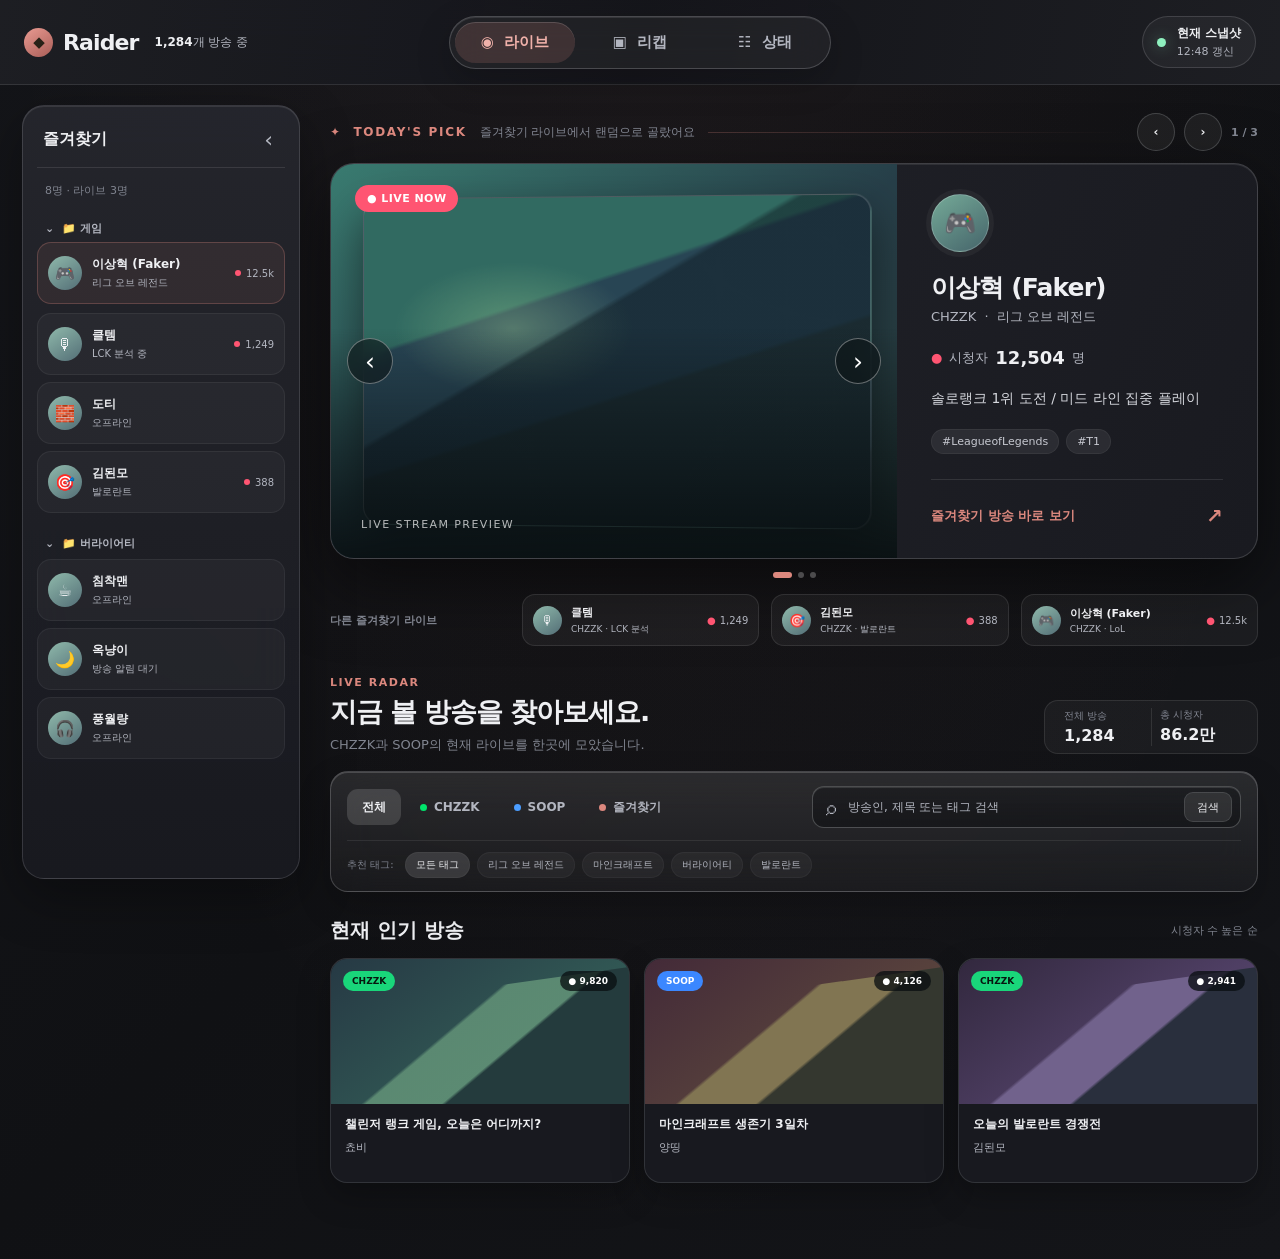
<file: prototype/ui-mockup-2.4.html>
<!doctype html>
<html lang="ko">
<head>
  <meta charset="utf-8">
  <meta name="viewport" content="width=device-width, initial-scale=1">
  <title>Raider · UI 목업</title>
  <style>
    :root {
      color-scheme: dark;
      --bg: #101114;
      --surface: #191a20;
      --surface-raised: #2a2c33;
      --line: rgba(239, 240, 243, .12);
      --text: #eff0f3;
      --muted: #b3b6c0;
      --quiet: #818590;
      --accent: #dc887e;
      --live: #ff5572;
      font-family: Inter, Pretendard, "Noto Sans KR", "Malgun Gothic", system-ui, sans-serif;
    }
    * { box-sizing: border-box; }
    body {
      margin: 0;
      min-width: 360px;
      min-height: 100vh;
      color: var(--text);
      background:
        radial-gradient(ellipse at 52% -15%, rgba(220, 136, 126, .055), transparent 42rem),
        linear-gradient(135deg, #141519, var(--bg) 48%, #141519);
      -webkit-font-smoothing: antialiased;
    }
    button, input { font: inherit; }
    button, a { -webkit-tap-highlight-color: transparent; }
    button:focus-visible, a:focus-visible, input:focus-visible { outline: 2px solid var(--accent); outline-offset: 3px; }

    .site-header {
      position: sticky;
      top: 0;
      z-index: 10;
      border-bottom: 1px solid rgba(255,255,255,.1);
      background: linear-gradient(100deg, rgba(30,31,36,.97), rgba(21,22,27,.96) 50%, rgba(30,31,36,.97));
      backdrop-filter: blur(24px);
    }
    .header-inner {
      width: min(100% - 48px, 1680px);
      min-height: 84px;
      margin: 0 auto;
      display: grid;
      grid-template-columns: 1fr auto 1fr;
      align-items: center;
      gap: 24px;
    }
    .brand-block { display: flex; align-items: center; gap: 16px; min-width: 0; }
    .brand { display: inline-flex; align-items: center; gap: 10px; color: var(--text); text-decoration: none; font-size: 22px; font-weight: 780; letter-spacing: -.04em; }
    .brand-mark { display: grid; width: 29px; height: 29px; place-items: center; border-radius: 50%; background: linear-gradient(145deg,#e99b92,#a95d57); color: #282117; font-size: 15px; }
    .stream-count { color: var(--muted); font-size: 12px; white-space: nowrap; }
    .stream-count strong { color: var(--text); font-variant-numeric: tabular-nums; }
    .main-nav { display: flex; gap: 5px; padding: 5px; border: 1px solid rgba(239,240,243,.2); border-radius: 999px; background: rgba(239,240,243,.045); box-shadow: inset 0 1px rgba(255,255,255,.1), 0 12px 36px #0003; backdrop-filter: blur(20px); }
    .main-nav a { min-width: 120px; padding: 11px 18px; border-radius: 999px; color: var(--muted); text-align: center; text-decoration: none; font-size: 15px; font-weight: 680; }
    .main-nav a[aria-current="page"] { color: #f0b1aa; background: rgba(220,136,126,.17); box-shadow: inset 0 1px rgba(255,255,255,.15); }
    .sync-state { justify-self: end; display: flex; align-items: center; gap: 11px; padding: 8px 14px; border: 1px solid rgba(239,240,243,.14); border-radius: 999px; background: rgba(239,240,243,.045); }
    .status-dot { width: 9px; height: 9px; border-radius: 50%; background: #8ef0be; box-shadow: 0 0 14px rgba(142,240,190,.4); }
    .sync-copy { display: grid; gap: 2px; }
    .sync-copy strong { font-size: 12px; }
    .sync-copy span { color: var(--muted); font-size: 11px; }

    .app-layout { width: min(100%, 1920px); margin: 0 auto; padding: 20px 22px 36px; display: grid; grid-template-columns: 278px minmax(0, 1fr); align-items: start; gap: 30px; }
    .favorites-sidebar { position: sticky; top: 104px; min-height: calc(100vh - 126px); padding: 20px 14px; overflow: hidden; border: 1px solid rgba(239,240,243,.14); border-radius: 22px; background: linear-gradient(180deg, rgba(38,39,46,.92), rgba(25,26,32,.96)); box-shadow: 0 18px 54px #0005, inset 0 1px rgba(255,255,255,.09); backdrop-filter: blur(22px); }
    .favorites-heading { display: flex; justify-content: space-between; align-items: center; padding: 0 6px 14px; border-bottom: 1px solid rgba(255,255,255,.1); }
    .favorites-heading strong { font-size: 16px; }
    .collapse { border: 0; color: var(--muted); background: transparent; font-size: 22px; cursor: pointer; }
    .favorites-status { margin: 15px 8px 23px; color: var(--quiet); font-size: 11px; }
    .category-title { margin: 0 8px 8px; color: var(--muted); font-size: 11px; font-weight: 700; }
    .favorite-list { display: grid; gap: 7px; }
    .favorite-row { width: 100%; min-width: 0; min-height: 62px; padding: 8px 10px; display: flex; align-items: center; gap: 10px; border: 1px solid rgba(255,255,255,.055); border-radius: 14px; color: inherit; background: rgba(255,255,255,.035); text-align: left; cursor: pointer; transition: transform .16s ease, background .16s ease, border-color .16s ease; }
    .favorite-row:hover, .favorite-row[aria-pressed="true"] { transform: translateY(-2px); border-color: rgba(220,136,126,.28); background: rgba(220,136,126,.085); }
    .favorite-avatar { flex: 0 0 auto; width: 34px; height: 34px; display: grid; place-items: center; border-radius: 50%; background: linear-gradient(145deg,#8fb9ab,#536e76); font-size: 16px; }
    .favorite-copy { display: grid; gap: 3px; min-width: 0; flex: 1; }
    .favorite-copy strong { overflow: hidden; font-size: 12px; text-overflow: ellipsis; white-space: nowrap; }
    .favorite-copy span { overflow: hidden; color: var(--muted); font-size: 10px; text-overflow: ellipsis; white-space: nowrap; }
    .favorite-live { display: flex; align-items: center; gap: 5px; color: var(--muted); font-size: 10px; font-variant-numeric: tabular-nums; }
    .favorite-live i { width: 6px; height: 6px; border-radius: 50%; background: var(--live); }
    .category { margin-top: 23px; }

    .page-shell { width: min(100%, 1220px); padding: 8px 0 40px; }
    .featured-label { display: flex; align-items: center; gap: 13px; margin: 0 0 12px; color: var(--accent); font-size: 12px; font-weight: 800; letter-spacing: .14em; }
    .featured-label .sub-label { color: var(--quiet); font-size: 12px; font-weight: 500; letter-spacing: 0; }
    .label-rule { height: 1px; flex: 1; background: linear-gradient(90deg, rgba(220,136,126,.24), transparent); }
    .carousel-controls { display: flex; align-items: center; gap: 9px; }
    .carousel-controls button { width: 38px; height: 38px; display: grid; place-items: center; border: 1px solid rgba(239,240,243,.18); border-radius: 50%; color: var(--text); background: rgba(239,240,243,.055); cursor: pointer; transition: background .15s ease, border-color .15s ease; }
    .carousel-controls button:hover { border-color: rgba(220,136,126,.45); background: rgba(220,136,126,.14); }
    .slide-count { color: var(--quiet); font-size: 11px; letter-spacing: 0; white-space: nowrap; }
    .featured-card { min-height: 394px; display: grid; grid-template-columns: minmax(0, 1.8fr) minmax(360px, 1fr); overflow: hidden; border: 1px solid rgba(239,240,243,.16); border-radius: 24px; background: linear-gradient(115deg,#22232a,#191a20); box-shadow: 0 24px 70px #0008, inset 0 1px rgba(255,255,255,.08); }
    .featured-media { position: relative; min-height: 394px; overflow: hidden; background: linear-gradient(145deg,#397b70,#263e48 52%,#273b3a); isolation: isolate; }
    .featured-media::before { position: absolute; z-index: -1; inset: 8% 5% 8%; border: 1px solid rgba(255,255,255,.23); border-radius: 18px; background: linear-gradient(150deg,transparent 0 40%,rgba(15,27,35,.5) 41%), radial-gradient(ellipse at 30% 40%,rgba(179,229,158,.32),transparent 24%), linear-gradient(162deg,#316a61 0 32%,#284554 33% 57%,#263a3e 58%); box-shadow: 0 18px 46px #0007; content: ""; transform: perspective(900px) rotateY(-3deg); }
    .featured-media::after { position: absolute; z-index: -1; inset: 42% 0 0; background: linear-gradient(transparent,#080e10e8); content: ""; }
    .featured-media[data-scene="2"] { background: linear-gradient(145deg,#4f5546,#243d37 55%,#263b38); }
    .featured-media[data-scene="2"]::before { background: radial-gradient(ellipse at 58% 42%,rgba(195,179,119,.3),transparent 23%), linear-gradient(160deg,#4a6952 0 34%,#354535 35% 57%,#242f30 58%); }
    .featured-media[data-scene="3"] { background: linear-gradient(145deg,#3b4951,#273d46 55%,#243c3a); }
    .featured-media[data-scene="3"]::before { background: radial-gradient(ellipse at 35% 38%,rgba(118,192,179,.34),transparent 25%), linear-gradient(160deg,#35665d 0 33%,#294852 34% 59%,#273939 60%); }
    .live-pill { position: absolute; top: 21px; left: 24px; padding: 7px 12px; border-radius: 99px; color: white; background: var(--live); font-size: 11px; font-weight: 800; letter-spacing: .04em; }
    .scene-caption { position: absolute; bottom: 27px; left: 30px; color: rgba(255,255,255,.7); font-size: 11px; letter-spacing: .13em; }
    .scene-caption::before { content: "LIVE STREAM PREVIEW"; }
    .media-arrow { position: absolute; top: 50%; width: 46px; height: 46px; display: grid; place-items: center; border: 1px solid rgba(255,255,255,.36); border-radius: 50%; color: white; background: rgba(12,18,21,.56); font-size: 25px; cursor: pointer; transform: translateY(-50%); backdrop-filter: blur(10px); }
    .media-arrow:hover { background: rgba(12,18,21,.82); }
    .media-arrow.prev { left: 16px; }
    .media-arrow.next { right: 16px; }
    .featured-info { display: flex; flex-direction: column; justify-content: center; padding: 30px 34px; }
    .channel-avatar { width: 58px; height: 58px; display: grid; place-items: center; border: 1px solid rgba(255,255,255,.2); border-radius: 50%; background: linear-gradient(145deg,#75aa98,#45646a); box-shadow: 0 0 0 5px rgba(255,255,255,.045); font-size: 26px; }
    .featured-info h1 { margin: 19px 0 4px; font-size: 25px; letter-spacing: -.035em; }
    .featured-platform { margin: 0; color: var(--muted); font-size: 13px; }
    .featured-viewers { display: flex; align-items: center; gap: 7px; margin: 21px 0 0; color: var(--muted); font-size: 13px; }
    .featured-viewers strong { color: var(--text); font-size: 18px; font-variant-numeric: tabular-nums; }
    .featured-viewers .live-dot { color: var(--live); }
    .featured-title { margin: 19px 0; color: #d5d7dd; font-size: 14px; line-height: 1.65; }
    .tags { display: flex; flex-wrap: wrap; gap: 7px; }
    .tags span { padding: 5px 10px; border: 1px solid rgba(255,255,255,.05); border-radius: 99px; color: #c7c9d1; background: rgba(255,255,255,.075); font-size: 11px; }
    .watch-link { display: flex; justify-content: space-between; align-items: center; margin-top: auto; padding-top: 24px; border-top: 1px solid rgba(255,255,255,.1); color: var(--accent); font-size: 13px; font-weight: 700; text-decoration: none; }
    .watch-link span:last-child { font-size: 20px; }
    .other-live { display: grid; grid-template-columns: 180px repeat(3,minmax(0,1fr)); align-items: center; gap: 12px; margin: 16px 0 30px; }
    .other-live-label { color: var(--quiet); font-size: 11px; font-weight: 700; }
    .other-live button { min-width: 0; min-height: 52px; padding: 6px 10px; display: flex; align-items: center; gap: 9px; border: 1px solid rgba(239,240,243,.1); border-radius: 13px; color: inherit; background: rgba(239,240,243,.045); text-align: left; cursor: pointer; transition: border-color .15s ease, background .15s ease; }
    .other-live button:hover { border-color: rgba(220,136,126,.3); background: rgba(220,136,126,.08); }
    .other-avatar { flex: 0 0 auto; width: 29px; height: 29px; display: grid; place-items: center; border-radius: 50%; background: linear-gradient(145deg,#8fb9ab,#536e76); font-size: 13px; }
    .other-copy { min-width: 0; flex: 1; display: grid; gap: 3px; }
    .other-copy strong { overflow: hidden; font-size: 11px; text-overflow: ellipsis; white-space: nowrap; }
    .other-copy span { overflow: hidden; color: var(--muted); font-size: 9px; text-overflow: ellipsis; white-space: nowrap; }
    .other-count { color: var(--muted); font-size: 10px; white-space: nowrap; }
    .other-count::before { margin-right: 4px; color: var(--live); content: "●"; }

    .hero { display: flex; align-items: flex-end; justify-content: space-between; gap: 22px; margin: 25px 0 17px; }
    .eyebrow { margin: 0 0 5px; color: var(--accent); font-size: 11px; font-weight: 800; letter-spacing: .14em; }
    .hero h2 { margin: 0; font-size: 27px; letter-spacing: -.04em; }
    .hero-description { margin: 6px 0 0; color: var(--quiet); font-size: 13px; }
    .hero-stats { display: flex; align-items: center; gap: 0; padding: 7px 11px; border: 1px solid rgba(239,240,243,.1); border-radius: 14px; background: rgba(239,240,243,.04); }
    .hero-stats div { min-width: 95px; padding: 0 8px; }
    .hero-stats div + div { border-left: 1px solid rgba(255,255,255,.1); }
    .hero-stats span { display: block; color: var(--quiet); font-size: 10px; }
    .hero-stats strong { display: block; margin-top: 3px; font-size: 16px; font-variant-numeric: tabular-nums; }

    .controls { margin: 0 0 25px; padding: 14px 16px 13px; border: 1px solid rgba(239,240,243,.2); border-radius: 18px; background: linear-gradient(180deg,rgba(239,240,243,.105),rgba(239,240,243,.035)); box-shadow: inset 0 1px rgba(255,255,255,.16), 0 14px 35px #0003; backdrop-filter: blur(20px); }
    .controls-top { display: flex; justify-content: space-between; align-items: center; gap: 16px; }
    .platform-filter { display: flex; align-items: center; gap: 4px; }
    .filter-button { min-height: 36px; padding: 0 14px; display: inline-flex; align-items: center; gap: 7px; border: 1px solid transparent; border-radius: 11px; color: var(--muted); background: transparent; font-size: 12px; font-weight: 650; text-decoration: none; white-space: nowrap; }
    .filter-button.active { color: var(--text); background: rgba(255,255,255,.14); }
    .platform-dot { width: 7px; height: 7px; border-radius: 50%; }
    .platform-dot.chzzk { background: #00e56b; }
    .platform-dot.soop { background: #4b9dff; }
    .platform-dot.fav { background: var(--accent); }
    .search-box { width: min(430px, 48%); min-height: 42px; padding: 0 8px 0 13px; display: flex; align-items: center; gap: 10px; border: 1px solid rgba(239,240,243,.24); border-radius: 12px; background: linear-gradient(180deg,rgba(16,17,20,.38),rgba(16,17,20,.62)); box-shadow: inset 0 1px rgba(255,255,255,.12); }
    .search-glyph { color: var(--muted); font-size: 20px; line-height: 1; }
    .search-box input { min-width: 0; flex: 1; border: 0; outline: 0; color: var(--text); background: transparent; font-size: 12px; }
    .search-box input::placeholder { color: var(--muted); }
    .search-box button { min-height: 30px; padding: 0 12px; border: 1px solid rgba(239,240,243,.12); border-radius: 9px; color: var(--text); background: rgba(239,240,243,.1); font-size: 11px; cursor: pointer; }
    .controls-tags { display: flex; align-items: center; gap: 11px; margin-top: 12px; padding-top: 11px; border-top: 1px solid rgba(255,255,255,.08); }
    .tags-label { flex: 0 0 auto; color: var(--quiet); font-size: 10px; }
    .tag-list { display: flex; flex-wrap: wrap; gap: 7px; }
    .tag { padding: 5px 10px; border: 1px solid rgba(255,255,255,.04); border-radius: 99px; color: var(--muted); background: rgba(255,255,255,.045); font-size: 10px; }
    .tag.active { color: var(--text); background: rgba(255,255,255,.13); }
    .section-heading { display: flex; justify-content: space-between; align-items: center; margin: 0 0 14px; }
    .section-heading h2 { margin: 0; font-size: 20px; }
    .section-heading span { color: var(--quiet); font-size: 11px; }
    .stream-grid { display: grid; grid-template-columns: repeat(3,minmax(0,1fr)); gap: 14px; }
    .stream-card { overflow: hidden; border: 1px solid rgba(239,240,243,.12); border-radius: 17px; background: rgba(25,26,32,.94); box-shadow: 0 13px 32px #0004; }
    .thumbnail { position: relative; height: 145px; overflow: hidden; background: linear-gradient(145deg,#263944,#386b5e); }
    .thumbnail::before { position: absolute; inset: 20% -5% -35%; background: linear-gradient(145deg,transparent 0 33%,rgba(102,151,122,.8) 34% 50%,#243b3d 51%); content: ""; transform: skewY(-8deg); }
    .thumbnail.alt-2 { background: linear-gradient(145deg,#432a38,#65513f); }
    .thumbnail.alt-2::before { background: linear-gradient(145deg,transparent 0 33%,#817552 34% 50%,#34372f 51%); }
    .thumbnail.alt-3 { background: linear-gradient(145deg,#32283e,#645080); }
    .thumbnail.alt-3::before { background: linear-gradient(145deg,transparent 0 33%,#71628c 34% 50%,#292f3d 51%); }
    .platform-badge, .viewer-badge { position: absolute; top: 12px; padding: 5px 9px; border-radius: 99px; color: #07160f; background: #19d67a; font-size: 9px; font-weight: 800; }
    .platform-badge { left: 12px; }
    .platform-badge.soop { color: white; background: #3b87ff; }
    .viewer-badge { right: 12px; color: white; background: rgba(9,14,16,.75); font-weight: 650; }
    .card-copy { min-height: 78px; padding: 12px 14px; }
    .card-copy h3 { overflow: hidden; margin: 0 0 7px; font-size: 12px; text-overflow: ellipsis; white-space: nowrap; }
    .card-copy p { margin: 0; color: var(--muted); font-size: 11px; }
    .carousel-dots { display: flex; justify-content: center; gap: 6px; margin: 13px 0 0; }
    .carousel-dots button { width: 6px; height: 6px; padding: 0; border: 0; border-radius: 50%; background: rgba(255,255,255,.26); cursor: pointer; }
    .carousel-dots button[aria-current="true"] { width: 19px; border-radius: 9px; background: var(--accent); }
    [hidden] { display: none !important; }
    .page-intro { margin: 15px 0 25px; }
    .page-intro h1 { margin: 0; font-size: clamp(27px,3vw,35px); letter-spacing: -.045em; }
    .page-intro > p:last-child { margin: 8px 0 0; color: var(--muted); font-size: 13px; line-height: 1.7; }
    .panel-kicker { margin: 0 0 8px; color: var(--accent); font-size: 10px; font-weight: 800; letter-spacing: .14em; }
    .glass-card { border: 1px solid rgba(239,240,243,.11); border-radius: 18px; background: linear-gradient(145deg,rgba(42,43,50,.86),rgba(25,26,32,.94)); box-shadow: inset 0 1px rgba(255,255,255,.055), 0 16px 40px #0002; backdrop-filter: blur(18px); }
    .recap-home-card { min-height: 160px; padding: 27px 30px; display: flex; justify-content: space-between; align-items: center; gap: 24px; border: 1px solid rgba(220,136,126,.2); border-radius: 22px; background: linear-gradient(125deg,#29262c,#1a1a20 70%); box-shadow: inset 0 1px rgba(255,255,255,.07),0 20px 44px #0003; }
    .recap-home-card h2 { margin: 0; font-size: 22px; }
    .recap-home-card p:last-child { margin: 7px 0 0; color: var(--muted); font-size: 12px; }
    .home-share { display: grid; justify-items: end; }
    .home-share strong { color: #e99b92; font-size: 45px; line-height: 1; letter-spacing: -.05em; }
    .home-share strong span { font-size: 24px; }
    .home-share > span { margin-top: 6px; color: var(--muted); font-size: 11px; }
    .recap-stats,.status-overview { display: grid; grid-template-columns: repeat(3,minmax(0,1fr)); gap: 13px; margin-top: 14px; }
    .stat-card,.status-overview article { min-height: 123px; padding: 20px 21px; display: grid; align-content: center; gap: 6px; }
    .stat-card > span,.status-overview article > span { color: var(--muted); font-size: 11px; }
    .stat-card strong,.status-overview article strong { font-size: 25px; letter-spacing: -.03em; font-variant-numeric: tabular-nums; }
    .stat-card small { color: var(--quiet); font-size: 10px; }
    .recap-two-col { display: grid; grid-template-columns: 1fr 1fr; gap: 14px; margin-top: 14px; }
    .recap-two-col > article { min-height: 198px; padding: 21px 23px; }
    .recap-two-col h2,.panel-heading h2 { margin: 0; font-size: 17px; letter-spacing: -.025em; }
    .streak-number { display: block; margin-top: 16px; color: #e99b92; font-size: 30px; }
    .streak-number span { margin-left: 7px; color: var(--muted); font-size: 12px; font-weight: 500; }
    .streak-card > p:last-of-type { margin: 6px 0 14px; color: var(--muted); font-size: 11px; }
    .week-dots { display: flex; gap: 7px; }
    .week-dots i { width: 17px; height: 17px; border: 1px solid rgba(220,136,126,.2); border-radius: 5px; background: rgba(220,136,126,.64); }
    .week-dots i.off { border-color: rgba(255,255,255,.08); background: rgba(255,255,255,.07); }
    .badge-list { display: grid; gap: 9px; margin-top: 15px; }
    .badge-list span { padding: 8px 10px; display: flex; justify-content: space-between; gap: 10px; border: 1px solid rgba(220,136,126,.14); border-radius: 10px; color: #efc0ba; background: rgba(220,136,126,.06); font-size: 11px; }
    .badge-list b { color: var(--muted); font-weight: 500; }
    .lower-recap > article { min-height: 250px; }
    .panel-heading { display: flex; align-items: center; justify-content: space-between; gap: 14px; }
    .panel-heading > span { color: var(--quiet); font-size: 10px; }
    .channel-table { margin-top: 16px; }
    .table-row { min-height: 37px; display: grid; grid-template-columns: 1fr 95px 54px; align-items: center; gap: 9px; border-bottom: 1px solid rgba(255,255,255,.055); font-size: 11px; }
    .table-row:last-child { border-bottom: 0; }
    .table-row span:nth-child(2),.table-row span:last-child,.table-row b { text-align: right; font-variant-numeric: tabular-nums; }
    .table-row b { font-weight: 650; }
    .table-head { min-height: 30px; color: var(--quiet); font-size: 10px; }
    .bar-chart { height: 112px; margin-top: 20px; padding: 0 5px; display: flex; align-items: end; justify-content: space-around; gap: 12px; border-bottom: 1px solid rgba(255,255,255,.1); }
    .bar-chart > div { height: 100%; flex: 1; display: flex; flex-direction: column; align-items: center; justify-content: end; gap: 7px; color: var(--quiet); font-size: 9px; }
    .bar-chart i { width: min(28px,80%); height: var(--bar); border: 1px solid rgba(220,136,126,.18); border-radius: 6px 6px 2px 2px; background: linear-gradient(180deg,rgba(220,136,126,.82),rgba(169,93,87,.45)); }
    .bar-chart i.current { background: linear-gradient(180deg,#f0b1aa,#b96c65); box-shadow: 0 0 17px rgba(220,136,126,.16); }
    .chart-total { margin: 13px 0 0; display: flex; justify-content: space-between; gap: 10px; font-size: 10px; }
    .chart-total strong { color: #efc0ba; }
    .chart-total span { color: var(--quiet); }
    .page-footnote { margin: 21px 0 0; color: var(--quiet); font-size: 10px; line-height: 1.6; }
    .status-intro { margin-bottom: 20px; }
    .status-overview { margin: 0 0 25px; }
    .status-overview article { min-height: 105px; }
    .status-overview article strong { font-size: 21px; }
    .status-section { margin-top: 26px; }
    .status-section > .panel-heading { margin-bottom: 13px; }
    .status-section .panel-kicker { margin-bottom: 4px; }
    .updated-at { color: var(--quiet); font-size: 10px; }
    .status-grid { display: grid; grid-template-columns: repeat(2,minmax(0,1fr)); gap: 14px; }
    .service-card { padding: 20px 22px; }
    .service-card header { display: flex; align-items: center; gap: 10px; }
    .service-card h3 { margin: 0; flex: 1; font-size: 15px; }
    .service-mark { width: 31px; height: 31px; display: grid; place-items: center; border-radius: 10px; color: #171a1e; background: #b8c0cc; font-size: 13px; font-weight: 800; }
    .chzzk-mark { color: #062013; background: #57d693; }
    .soop-mark { color: white; background: #4d87e8; }
    .chat-mark,.storage-mark { color: #f0b1aa; background: rgba(220,136,126,.16); }
    .service-pill { padding: 5px 9px; border: 1px solid rgba(220,136,126,.16); border-radius: 99px; color: #f0b1aa; background: rgba(220,136,126,.09); font-size: 10px; font-weight: 650; }
    .service-pill.ok { border-color: rgba(122,203,156,.18); color: #a6d8b5; background: rgba(122,203,156,.08); }
    .service-pill.quiet-pill { color: var(--muted); border-color: rgba(255,255,255,.1); background: rgba(255,255,255,.04); }
    .service-card > p { min-height: 34px; margin: 13px 0 8px; color: var(--muted); font-size: 11px; line-height: 1.55; }
    .service-card dl { margin: 0; }
    .service-card dl > div { min-height: 33px; display: flex; align-items: center; justify-content: space-between; gap: 12px; border-top: 1px solid rgba(255,255,255,.06); font-size: 10px; }
    .service-card dt { color: var(--quiet); }
    .service-card dd { margin: 0; color: #dfe1e6; text-align: right; font-variant-numeric: tabular-nums; }
    .secondary-status { margin-top: 14px; }
    .secondary-status .service-card { min-height: 190px; }
    .event-list { padding: 4px 19px; }
    .event-empty { min-height: 73px; display: flex; align-items: center; gap: 12px; }
    .event-empty > span { width: 30px; height: 30px; display: grid; place-items: center; border-radius: 50%; color: #a6d8b5; background: rgba(122,203,156,.1); }
    .event-empty strong { font-size: 11px; }
    .event-empty p { margin: 4px 0 0; color: var(--quiet); font-size: 10px; }
    .event-empty time { margin-left: auto; color: var(--quiet); font-size: 10px; }

    @media (max-width: 1120px) {
      .app-layout { grid-template-columns: 240px minmax(0,1fr); gap: 20px; }
      .featured-card { grid-template-columns: minmax(0,1.25fr) minmax(280px,1fr); }
      .other-live { grid-template-columns: 1fr 1fr; }
      .other-live-label { grid-column: 1 / -1; }
      .other-live button:last-child { display: none; }
      .header-inner { grid-template-columns: 1fr auto; }
      .main-nav { grid-column: 1; grid-row: 2; justify-self: start; margin: -10px 0 12px; }
      .site-header .header-inner { padding-top: 10px; }
      .sync-state { grid-column: 2; grid-row: 1; }
      .other-live { grid-template-columns: 1fr 1fr; }
      .other-live-label { grid-column: 1 / -1; }
      .status-overview { grid-template-columns: repeat(3,minmax(0,1fr)); }
    }
    @media (max-width: 760px) {
      .header-inner { width: calc(100% - 24px); min-height: 72px; gap: 8px; }
      .brand-block { gap: 9px; }
      .brand { font-size: 19px; }
      .stream-count { display: none; }
      .main-nav { grid-column: 1 / -1; grid-row: 2; justify-self: stretch; justify-content: center; margin: 0 0 10px; }
      .main-nav a { min-width: 0; flex: 1; padding: 9px 10px; font-size: 13px; }
      .sync-state { grid-column: 2; grid-row: 1; padding: 7px 10px; }
      .sync-copy span { display: none; }
      .app-layout { display: block; padding: 14px 12px 30px; }
      .favorites-sidebar { display: none; }
      .page-shell { width: 100%; padding: 6px 0 30px; }
      .recap-two-col,.status-grid { grid-template-columns: 1fr; }
      .recap-stats,.status-overview { grid-template-columns: repeat(3,minmax(0,1fr)); gap: 8px; }
      .stat-card,.status-overview article { padding: 15px 12px; }
      .stat-card strong { font-size: 20px; }
      .status-overview article strong { font-size: 16px; }
      .recap-home-card { padding: 21px 19px; }
      .home-share strong { font-size: 36px; }
      .featured-label { flex-wrap: wrap; gap: 8px; }
      .featured-label .sub-label { flex: 1; }
      .label-rule { display: none; }
      .carousel-controls { margin-left: auto; }
      .carousel-controls button { width: 32px; height: 32px; }
      .featured-card { grid-template-columns: 1fr; }
      .featured-media { min-height: 235px; }
      .featured-info { padding: 22px; }
      .channel-avatar { width: 46px; height: 46px; font-size: 21px; }
      .featured-info h1 { margin-top: 13px; font-size: 21px; }
      .featured-title { margin: 12px 0; }
      .watch-link { margin-top: 18px; padding-top: 16px; }
      .other-live { grid-template-columns: 1fr 1fr; gap: 8px; margin-bottom: 24px; }
      .other-live button:last-child { display: none; }
      .hero { align-items: flex-start; flex-direction: column; gap: 12px; }
      .hero h2 { font-size: 23px; }
      .hero-stats { width: 100%; }
      .hero-stats div { flex: 1; }
      .controls-top { align-items: stretch; flex-direction: column; }
      .platform-filter { justify-content: space-between; }
      .filter-button { padding: 0 8px; }
      .search-box { width: 100%; }
      .controls-tags { align-items: flex-start; flex-direction: column; gap: 8px; }
      .stream-grid { grid-template-columns: repeat(2,minmax(0,1fr)); gap: 9px; }
      .thumbnail { height: 112px; }
      .card-copy { min-height: 72px; padding: 10px; }
    }
    @media (max-width: 430px) {
      .sync-copy strong { font-size: 10px; }
      .status-dot { width: 7px; height: 7px; }
      .featured-label { letter-spacing: .08em; }
      .featured-label .sub-label { order: 3; flex-basis: 100%; }
      .carousel-controls { position: absolute; right: 12px; }
      .other-live { grid-template-columns: 1fr; }
      .other-live button:nth-of-type(n+2) { display: none; }
      .stream-grid { grid-template-columns: 1fr; }
      .thumbnail { height: 175px; }
      .recap-stats,.status-overview { grid-template-columns: 1fr; }
      .stat-card,.status-overview article { min-height: 90px; }
      .table-row { grid-template-columns: 1fr 75px 43px; }
      .recap-home-card { align-items: flex-start; }
      .recap-home-card h2 { font-size: 18px; }
      .home-share strong { font-size: 30px; }
    }
    @media (prefers-reduced-motion: reduce) { *, *::before, *::after { scroll-behavior: auto !important; transition-duration: .01ms !important; } }
  </style>
</head>
<body>
  <header class="site-header">
    <div class="header-inner">
      <div class="brand-block">
        <a class="brand" href="#top" aria-label="Raider 홈"><span class="brand-mark" aria-hidden="true">◆</span><span>Raider</span></a>
        <span class="stream-count"><strong>1,284</strong>개 방송 중</span>
      </div>
      <nav class="main-nav" aria-label="주요 메뉴">
        <a href="#live" data-view-link="live" aria-current="page">◉&nbsp; 라이브</a>
        <a href="#recap" data-view-link="recap">▣&nbsp; 리캡</a>
        <a href="#status" data-view-link="status">☷&nbsp; 상태</a>
      </nav>
      <div class="sync-state"><span class="status-dot" aria-hidden="true"></span><span class="sync-copy"><strong>현재 스냅샷</strong><span>12:48 갱신</span></span></div>
    </div>
  </header>

  <div class="app-layout" id="top">
    <aside class="favorites-sidebar" aria-label="즐겨찾기 방송인">
      <div class="favorites-heading"><strong>즐겨찾기</strong><button class="collapse" type="button" aria-label="즐겨찾기 접기">‹</button></div>
      <p class="favorites-status">8명 · 라이브 3명</p>
      <p class="category-title">⌄ &nbsp;📁 게임</p>
      <div class="favorite-list">
        <button class="favorite-row" type="button" data-slide="0" aria-pressed="true"><span class="favorite-avatar">🎮</span><span class="favorite-copy"><strong>이상혁 (Faker)</strong><span>리그 오브 레전드</span></span><span class="favorite-live"><i></i>12.5k</span></button>
        <button class="favorite-row" type="button" data-slide="1" aria-pressed="false"><span class="favorite-avatar">🎙</span><span class="favorite-copy"><strong>클템</strong><span>LCK 분석 중</span></span><span class="favorite-live"><i></i>1,249</span></button>
        <button class="favorite-row" type="button" aria-pressed="false"><span class="favorite-avatar">🧱</span><span class="favorite-copy"><strong>도티</strong><span>오프라인</span></span></button>
        <button class="favorite-row" type="button" data-slide="2" aria-pressed="false"><span class="favorite-avatar">🎯</span><span class="favorite-copy"><strong>김된모</strong><span>발로란트</span></span><span class="favorite-live"><i></i>388</span></button>
      </div>
      <p class="category-title category">⌄ &nbsp;📁 버라이어티</p>
      <div class="favorite-list">
        <button class="favorite-row" type="button"><span class="favorite-avatar">☕</span><span class="favorite-copy"><strong>침착맨</strong><span>오프라인</span></span></button>
        <button class="favorite-row" type="button"><span class="favorite-avatar">🌙</span><span class="favorite-copy"><strong>옥냥이</strong><span>방송 알림 대기</span></span></button>
        <button class="favorite-row" type="button"><span class="favorite-avatar">🎧</span><span class="favorite-copy"><strong>풍월량</strong><span>오프라인</span></span></button>
      </div>
    </aside>

    <main class="page-shell">
      <div class="app-view is-active" data-view="live" id="live">
      <section aria-labelledby="pick-title">
        <div class="featured-label"><span id="pick-title">✦&nbsp; TODAY'S PICK</span><span class="sub-label">즐겨찾기 라이브에서 랜덤으로 골랐어요</span><span class="label-rule"></span>
          <div class="carousel-controls" aria-label="추천 방송 넘기기"><button type="button" data-step="-1" aria-label="이전 방송">‹</button><button type="button" data-step="1" aria-label="다음 방송">›</button><span class="slide-count" aria-live="polite">1 / 3</span></div>
        </div>
        <article class="featured-card" aria-live="polite">
          <div class="featured-media" data-scene="1">
            <span class="live-pill">● LIVE NOW</span><span class="scene-caption" aria-hidden="true"></span>
            <button class="media-arrow prev" type="button" data-step="-1" aria-label="이전 즐겨찾기 방송">‹</button><button class="media-arrow next" type="button" data-step="1" aria-label="다음 즐겨찾기 방송">›</button>
          </div>
          <div class="featured-info">
            <span class="channel-avatar" aria-hidden="true">🎮</span>
            <h1 class="streamer-name">이상혁 (Faker)</h1>
            <p class="featured-platform">CHZZK &nbsp;·&nbsp; 리그 오브 레전드</p>
            <p class="featured-viewers"><span class="live-dot">●</span> 시청자 <strong>12,504</strong>명</p>
            <p class="featured-title">솔로랭크 1위 도전 / 미드 라인 집중 플레이</p>
            <div class="tags"><span>#LeagueofLegends</span><span>#T1</span></div>
            <a class="watch-link" href="#watch"><span>즐겨찾기 방송 바로 보기</span><span aria-hidden="true">↗</span></a>
          </div>
        </article>
        <div class="carousel-dots" aria-label="추천 방송 위치"><button type="button" aria-label="첫 번째 방송" aria-current="true" data-go="0"></button><button type="button" aria-label="두 번째 방송" aria-current="false" data-go="1"></button><button type="button" aria-label="세 번째 방송" aria-current="false" data-go="2"></button></div>
      </section>

      <section class="other-live" aria-label="다른 즐겨찾기 라이브">
        <span class="other-live-label">다른 즐겨찾기 라이브</span>
        <button type="button" data-slide="1"><span class="other-avatar">🎙</span><span class="other-copy"><strong>클템</strong><span>CHZZK · LCK 분석</span></span><span class="other-count">1,249</span></button>
        <button type="button" data-slide="2"><span class="other-avatar">🎯</span><span class="other-copy"><strong>김된모</strong><span>CHZZK · 발로란트</span></span><span class="other-count">388</span></button>
        <button type="button" data-slide="0"><span class="other-avatar">🎮</span><span class="other-copy"><strong>이상혁 (Faker)</strong><span>CHZZK · LoL</span></span><span class="other-count">12.5k</span></button>
      </section>

      <section class="hero">
        <div><p class="eyebrow">LIVE RADAR</p><h2>지금 볼 방송을 찾아보세요.</h2><p class="hero-description">CHZZK과 SOOP의 현재 라이브를 한곳에 모았습니다.</p></div>
        <div class="hero-stats" aria-label="현재 방송 통계"><div><span>전체 방송</span><strong>1,284</strong></div><div><span>총 시청자</span><strong>86.2만</strong></div></div>
      </section>

      <section class="controls" aria-label="방송 필터와 검색">
        <div class="controls-top">
          <nav class="platform-filter" aria-label="플랫폼 필터"><a class="filter-button active" href="#all">전체</a><a class="filter-button" href="#chzzk"><i class="platform-dot chzzk"></i>CHZZK</a><a class="filter-button" href="#soop"><i class="platform-dot soop"></i>SOOP</a><a class="filter-button" href="#favorites"><i class="platform-dot fav"></i>즐겨찾기</a></nav>
          <form class="search-box" role="search" onsubmit="event.preventDefault()"><span class="search-glyph" aria-hidden="true">⌕</span><input type="search" aria-label="방송 검색" placeholder="방송인, 제목 또는 태그 검색"><button type="submit">검색</button></form>
        </div>
        <div class="controls-tags"><span class="tags-label">추천 태그:</span><div class="tag-list"><span class="tag active">모든 태그</span><span class="tag">리그 오브 레전드</span><span class="tag">마인크래프트</span><span class="tag">버라이어티</span><span class="tag">발로란트</span></div></div>
      </section>

      <section aria-labelledby="popular-title">
        <div class="section-heading"><h2 id="popular-title">현재 인기 방송</h2><span>시청자 수 높은 순</span></div>
        <div class="stream-grid">
          <article class="stream-card"><div class="thumbnail"><span class="platform-badge">CHZZK</span><span class="viewer-badge">● 9,820</span></div><div class="card-copy"><h3>챌린저 랭크 게임, 오늘은 어디까지?</h3><p>쵸비</p></div></article>
          <article class="stream-card"><div class="thumbnail alt-2"><span class="platform-badge soop">SOOP</span><span class="viewer-badge">● 4,126</span></div><div class="card-copy"><h3>마인크래프트 생존기 3일차</h3><p>양띵</p></div></article>
          <article class="stream-card"><div class="thumbnail alt-3"><span class="platform-badge">CHZZK</span><span class="viewer-badge">● 2,941</span></div><div class="card-copy"><h3>오늘의 발로란트 경쟁전</h3><p>김된모</p></div></article>
        </div>
      </section>
      </div>

      <div class="app-view" data-view="recap" id="recap" hidden>
        <section class="page-intro">
          <p class="eyebrow">CHAT RECAP</p>
          <h1>나의 채팅 리캡</h1>
          <p>2026년 1월부터 모은 라이브 채팅 기록이에요. 즐겨찾기한 CHZZK 방송에서 보낸 채팅만 집계합니다.</p>
        </section>
        <section class="recap-home-card">
          <div><p class="panel-kicker">MY HOME CHANNEL</p><h2>이상혁 (Faker)</h2><p>본진 방송에서 가장 많은 시간을 함께했어요.</p></div>
          <div class="home-share"><strong>68<span>%</span></strong><span>전체 채팅 비중</span></div>
        </section>
        <section class="recap-stats" aria-label="나의 채팅 통계">
          <article class="glass-card stat-card"><span>총 채팅</span><strong>128,450</strong><small>라이브 채팅 집계</small></article>
          <article class="glass-card stat-card"><span>활동 채널</span><strong>6</strong><small>즐겨찾기 채널 기준</small></article>
          <article class="glass-card stat-card"><span>활동 일수</span><strong>147</strong><small>채팅을 보낸 날짜</small></article>
        </section>
        <section class="recap-two-col">
          <article class="glass-card streak-card"><p class="panel-kicker">ATTENDANCE</p><h2>꾸준히 함께한 날들</h2><strong class="streak-number">24<span>일 연속</span></strong><p>최장 연속 출석 31일 · 방송이 있던 날 기준</p><div class="week-dots" aria-label="이번 주 활동"><i></i><i></i><i></i><i></i><i></i><i class="off"></i><i class="off"></i></div></article>
          <article class="glass-card badges-card"><p class="panel-kicker">BADGES</p><h2>이번 리캡 배지</h2><div class="badge-list"><span>✦ 개근 <b>출석률 92%</b></span><span>◈ 일편단심 <b>본진 비중 68%</b></span><span>⌁ 고인물 <b>누적 채팅 10만+</b></span></div></article>
        </section>
        <section class="recap-two-col lower-recap">
          <article class="glass-card table-card"><div class="panel-heading"><div><p class="panel-kicker">CHANNELS</p><h2>채널별 채팅</h2></div><span>총 128,450건</span></div><div class="channel-table"><div class="table-row table-head"><span>채널</span><span>채팅 수</span><span>비중</span></div><div class="table-row"><span>이상혁 (Faker)</span><b>87,374</b><span>68%</span></div><div class="table-row"><span>클템</span><b>18,611</b><span>14%</span></div><div class="table-row"><span>침착맨</span><b>11,906</b><span>9%</span></div><div class="table-row"><span>그 외 3개 채널</span><b>10,559</b><span>9%</span></div></div></article>
          <article class="glass-card months-card"><div class="panel-heading"><div><p class="panel-kicker">MONTHLY ACTIVITY</p><h2>월별 채팅</h2></div><span>최근 6개월</span></div><div class="bar-chart" aria-label="월별 채팅 그래프"><div><i style="--bar:38%"></i><span>5월</span></div><div><i style="--bar:61%"></i><span>6월</span></div><div><i style="--bar:48%"></i><span>7월</span></div><div><i style="--bar:82%"></i><span>8월</span></div><div><i style="--bar:66%"></i><span>9월</span></div><div><i class="current" style="--bar:94%"></i><span>10월</span></div></div><p class="chart-total"><strong>이번 달 18,240건</strong><span>지난달보다 12% 늘었어요</span></p></article>
        </section>
        <p class="page-footnote">수집 시작일 이전의 채팅과 방송 중이 아닌 채널의 기록은 포함되지 않습니다.</p>
      </div>

      <div class="app-view" data-view="status" id="status" hidden>
        <section class="page-intro status-intro">
          <p class="eyebrow">SYSTEM STATUS</p>
          <h1>Raider 상태</h1>
          <p>라이브 수집, 채팅 집계, 저장소가 정상적으로 동작하고 있는지 확인합니다.</p>
        </section>
        <section class="status-overview" aria-label="프로세스 요약"><article class="glass-card"><span>프로세스 가동</span><strong>12일 08시간</strong></article><article class="glass-card"><span>메모리 사용량</span><strong>74 MB</strong></article><article class="glass-card"><span>메모리 한도</span><strong>256 MB</strong></article></section>
        <section class="status-section"><div class="panel-heading"><div><p class="panel-kicker">LIVE COLLECTION</p><h2>플랫폼 수집</h2></div><span class="updated-at">마지막 갱신 12:48</span></div>
          <div class="status-grid">
            <article class="glass-card service-card"><header><span class="service-mark chzzk-mark">C</span><h3>CHZZK</h3><span class="service-pill ok">정상</span></header><p>전체 라이브 방송을 확인하고 있습니다.</p><dl><div><dt>마지막 성공</dt><dd>12:48 · 2분 전</dd></div><div><dt>수집 방송</dt><dd>3,842개</dd></div><div><dt>수집 소요 시간</dt><dd>4.2초</dd></div></dl></article>
            <article class="glass-card service-card"><header><span class="service-mark soop-mark">S</span><h3>SOOP</h3><span class="service-pill ok">정상</span></header><p>전체 라이브 방송을 확인하고 있습니다.</p><dl><div><dt>마지막 성공</dt><dd>12:47 · 3분 전</dd></div><div><dt>수집 방송</dt><dd>3,116개</dd></div><div><dt>수집 소요 시간</dt><dd>1.8초</dd></div></dl></article>
          </div>
        </section>
        <section class="status-grid secondary-status">
          <article class="glass-card service-card"><header><span class="service-mark chat-mark">◉</span><h3>채팅 집계</h3><span class="service-pill ok">수집 중</span></header><p>즐겨찾기한 CHZZK 라이브의 채팅 건수만 기록합니다.</p><dl><div><dt>감시 중인 채널</dt><dd>3개</dd></div><div><dt>마지막 저장</dt><dd>12:45 · 3분 전</dd></div></dl></article>
          <article class="glass-card service-card"><header><span class="service-mark storage-mark">▤</span><h3>저장소</h3><span class="service-pill ok">정상</span></header><p>즐겨찾기와 채팅 집계 데이터가 저장되어 있습니다.</p><dl><div><dt>즐겨찾기 데이터베이스</dt><dd>연결됨</dd></div><div><dt>암호화 키 저장소</dt><dd>사용 가능</dd></div></dl></article>
        </section>
        <section class="status-section"><div class="panel-heading"><div><p class="panel-kicker">RECENT EVENTS</p><h2>최근 경고</h2></div><span class="service-pill quiet-pill">최근 24시간</span></div>
          <div class="glass-card event-list"><div class="event-empty"><span>✓</span><div><strong>최근 경고가 없습니다.</strong><p>수집과 저장이 정상적으로 이어지고 있어요.</p></div><time>현재</time></div></div>
        </section>
        <p class="page-footnote">수집 간격 동안에는 직전 정상 결과가 유지됩니다. 서버가 종료되면 이 화면도 열리지 않습니다.</p>
      </div>
    </main>
  </div>

  <script>
    (() => {
      const views = [...document.querySelectorAll("[data-view]")];
      const viewLinks = [...document.querySelectorAll("[data-view-link]")];
      const pageTitles = { live: "Raider · 라이브", recap: "Raider · 채팅 리캡", status: "Raider · 서버 상태" };
      viewLinks.forEach((link) => link.addEventListener("click", (event) => {
        event.preventDefault();
        const selected = link.dataset.viewLink;
        views.forEach((view) => { view.hidden = view.dataset.view !== selected; });
        viewLinks.forEach((item) => {
          if (item.dataset.viewLink === selected) item.setAttribute("aria-current", "page");
          else item.removeAttribute("aria-current");
        });
        document.title = pageTitles[selected];
        window.scrollTo({ top: 0, behavior: "smooth" });
      }));

      const slides = [
        { name: "이상혁 (Faker)", platform: "CHZZK", game: "리그 오브 레전드", viewers: "12,504", title: "솔로랭크 1위 도전 / 미드 라인 집중 플레이", tags: ["#LeagueofLegends", "#T1"], icon: "🎮" },
        { name: "클템", platform: "CHZZK", game: "LCK 분석", viewers: "1,249", title: "오늘 경기 리뷰와 밴픽 이야기", tags: ["#LCK", "#롤분석"], icon: "🎙" },
        { name: "김된모", platform: "CHZZK", game: "발로란트", viewers: "388", title: "경쟁전 솔로랭크, 오늘은 몇 연승?", tags: ["#발로란트", "#경쟁전"], icon: "🎯" }
      ];
      let current = 0;
      const media = document.querySelector(".featured-media");
      const name = document.querySelector(".streamer-name");
      const platform = document.querySelector(".featured-platform");
      const viewers = document.querySelector(".featured-viewers strong");
      const title = document.querySelector(".featured-title");
      const avatar = document.querySelector(".channel-avatar");
      const tags = document.querySelector(".tags");
      const counter = document.querySelector(".slide-count");
      const dots = [...document.querySelectorAll(".carousel-dots button")];
      const favoriteRows = [...document.querySelectorAll(".favorite-row[data-slide]")];

      function showSlide(index) {
        current = (index + slides.length) % slides.length;
        const slide = slides[current];
        name.textContent = slide.name;
        platform.textContent = `${slide.platform}  ·  ${slide.game}`;
        viewers.textContent = slide.viewers;
        title.textContent = slide.title;
        avatar.textContent = slide.icon;
        tags.replaceChildren(...slide.tags.map((tag) => {
          const chip = document.createElement("span");
          chip.textContent = tag;
          return chip;
        }));
        media.dataset.scene = String(current + 1);
        counter.textContent = `${current + 1} / ${slides.length}`;
        dots.forEach((dot, i) => dot.setAttribute("aria-current", String(i === current)));
        favoriteRows.forEach((row) => row.setAttribute("aria-pressed", String(Number(row.dataset.slide) === current)));
      }

      document.querySelectorAll("[data-step]").forEach((button) => button.addEventListener("click", () => showSlide(current + Number(button.dataset.step))));
      document.querySelectorAll("[data-go]").forEach((button) => button.addEventListener("click", () => showSlide(Number(button.dataset.go))));
      document.querySelectorAll("[data-slide]").forEach((button) => button.addEventListener("click", () => showSlide(Number(button.dataset.slide))));
    })();
  </script>
</body>
</html>
</file>
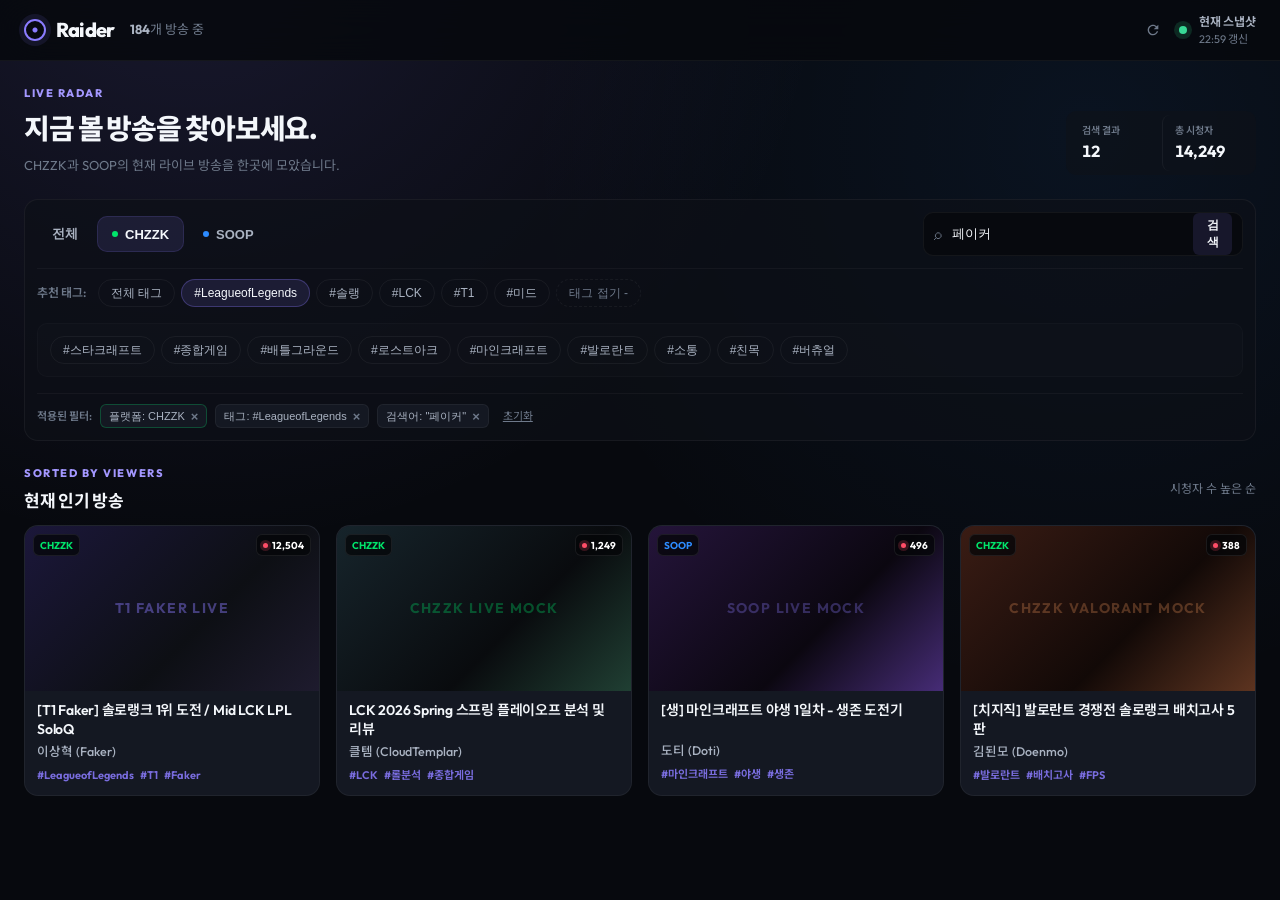
<file: prototype/v1.1-ui-mockup.html>
<!doctype html>
<html lang="ko">
<head>
    <meta charset="utf-8" />
    <meta name="viewport" content="width=device-width, initial-scale=1" />
    <title>Raider v1.1 UI/UX Refinement Mockup</title>
    <!-- Modern Premium Typography -->
    <link rel="preconnect" href="https://fonts.googleapis.com">
    <link rel="preconnect" href="https://fonts.gstatic.com" crossorigin>
    <link href="https://fonts.googleapis.com/css2?family=Inter:wght@400;500;600;700;800&family=Outfit:wght@400;500;600;700;800&family=Noto+Sans+KR:wght@400;500;700;900&display=swap" rel="stylesheet">
    <style>
        :root {
            color-scheme: dark;
            --color-bg: #07090e;
            --color-surface-1: #0e1118;
            --color-surface-2: #141822;
            --color-surface-3: #1c2230;
            --color-border: rgba(255, 255, 255, 0.05);
            --color-border-strong: rgba(255, 255, 255, 0.12);
            --color-text-primary: #f4f7fb;
            --color-text-secondary: #aab3c2;
            --color-text-muted: #6e798a;
            --color-brand: #8b7cff;
            --color-brand-hover: #a397ff;
            --color-brand-soft: rgba(139, 124, 255, 0.12);
            --color-chzzk: #00e56b;
            --color-soop: #2d8cff;
            --color-live: #ff4d67;
            --radius-sm: 6px;
            --radius-md: 10px;
            --radius-lg: 14px;
            --shadow-tile: 0 16px 36px rgba(0, 0, 0, 0.5);
        }

        * {
            box-sizing: border-box;
        }

        body {
            margin: 0;
            min-height: 100vh;
            color: var(--color-text-primary);
            background: 
                radial-gradient(circle at 15% -10%, rgba(139, 124, 255, 0.14), transparent 40rem),
                radial-gradient(circle at 85% 15%, rgba(45, 140, 255, 0.08), transparent 35rem),
                var(--color-bg);
            font-family: Outfit, Inter, "Noto Sans KR", system-ui, sans-serif;
            font-size: 15px;
            line-height: 1.5;
            -webkit-font-smoothing: antialiased;
        }

        .site-header {
            position: sticky;
            z-index: 100;
            top: 0;
            border-bottom: 1px solid var(--color-border);
            background: rgba(7, 9, 14, 0.85);
            backdrop-filter: blur(20px);
        }

        .header-inner, .page-shell {
            width: min(100%, 1680px);
            margin: 0 auto;
        }

        .header-inner {
            min-height: 60px;
            padding: 0 24px;
            display: flex;
            align-items: center;
            justify-content: space-between;
            gap: 24px;
        }

        .brand-block {
            display: flex;
            align-items: center;
            gap: 16px;
        }

        .brand {
            display: flex;
            align-items: center;
            gap: 10px;
            color: var(--color-text-primary);
            font-size: 20px;
            font-weight: 800;
            letter-spacing: -0.04em;
            text-decoration: none;
        }

        .brand-mark {
            width: 22px;
            height: 22px;
            border: 2px solid var(--color-brand);
            border-radius: 50%;
            background: radial-gradient(circle, var(--color-brand) 0 2px, transparent 3px);
            box-shadow: 0 0 0 5px rgba(139, 124, 255, 0.1);
        }

        .stream-count {
            color: var(--color-text-muted);
            font-size: 13px;
        }

        .stream-count strong {
            color: var(--color-text-secondary);
        }

        .sync-state {
            display: flex;
            align-items: center;
            gap: 12px;
        }

        .refresh-button {
            background: transparent;
            border: 0;
            padding: 6px;
            color: var(--color-text-muted);
            cursor: pointer;
            border-radius: var(--radius-sm);
            display: grid;
            place-items: center;
            transition: all 120ms ease;
        }

        .refresh-button:hover {
            color: var(--color-text-primary);
            background: var(--color-surface-3);
        }

        .refresh-button svg {
            fill: currentColor;
            transition: transform 0.4s ease;
        }

        .refresh-button:hover svg {
            transform: rotate(180deg);
        }

        .status-dot {
            width: 8px;
            height: 8px;
            border-radius: 50%;
            background: #38d996;
            box-shadow: 0 0 0 5px rgba(56, 217, 150, 0.15);
        }

        .sync-copy {
            display: grid;
        }

        .sync-copy strong {
            color: var(--color-text-secondary);
            font-size: 12px;
            font-weight: 650;
        }

        .sync-copy span {
            color: var(--color-text-muted);
            font-size: 11px;
        }

        .page-shell {
            padding: 24px 24px 64px; /* Reduced top padding from 42px to 24px */
        }

        /* Hero section spacing optimized (Marginal Breathing) */
        .hero {
            display: flex;
            align-items: flex-end;
            justify-content: space-between;
            gap: 32px;
            margin-bottom: 20px; /* Reduced from 34px to 20px */
            padding-bottom: 4px;
        }

        .eyebrow {
            margin: 0 0 6px;
            color: var(--color-brand-hover);
            font-size: 11px;
            font-weight: 800;
            letter-spacing: 0.14em;
        }

        .hero h1 {
            margin: 0;
            font-size: 28px; /* Slightly scaled down from giant size to feel tight and structured */
            font-weight: 800;
            letter-spacing: -0.04em;
        }

        .hero-description {
            margin: 6px 0 0;
            color: var(--color-text-muted);
            font-size: 13px;
        }

        .hero-stats {
            display: flex;
            align-items: center;
            gap: 2px;
            padding: 4px;
            border-radius: 10px;
            background: rgba(14, 17, 24, 0.6);
            /* Removed thick outer borders to look seamless */
        }

        .hero-stats div {
            min-width: 90px;
            padding: 8px 12px;
            border-radius: 8px;
        }

        .hero-stats div + div {
            border-left: 1px solid var(--color-border);
        }

        .hero-stats span {
            display: block;
            color: var(--color-text-muted);
            font-size: 10px;
            font-weight: 600;
            text-transform: uppercase;
        }

        .hero-stats strong {
            display: block;
            margin-top: 1px;
            font-size: 16px;
            font-variant-numeric: tabular-nums;
        }

        /* Split controls container (Sleek 2-Tier Architecture) */
        .controls {
            margin-bottom: 16px;
            padding: 12px;
            border: 1px solid var(--color-border);
            border-radius: var(--radius-lg);
            background: rgba(14, 17, 24, 0.7);
            display: flex;
            flex-direction: column;
            gap: 12px;
        }

        .controls-top {
            display: flex;
            justify-content: space-between;
            align-items: center;
            gap: 16px;
            width: 100%;
        }

        .platform-filter {
            display: flex;
            align-items: center;
            gap: 4px;
        }

        .filter-button {
            min-height: 36px;
            padding: 0 14px;
            border: 1px solid transparent;
            border-radius: var(--radius-md);
            display: inline-flex;
            align-items: center;
            gap: 7px;
            color: var(--color-text-secondary);
            background: transparent;
            font-size: 13px;
            font-weight: 600;
            cursor: pointer;
            text-decoration: none;
            transition: all 120ms ease;
        }

        .filter-button:hover {
            color: var(--color-text-primary);
            background: var(--color-surface-3);
        }

        .filter-button.is-active {
            border-color: rgba(139, 124, 255, 0.15);
            color: var(--color-text-primary);
            background: var(--color-brand-soft);
        }

        .platform-dot {
            width: 6px;
            height: 6px;
            border-radius: 50%;
        }

        .chzzk-dot { background: var(--color-chzzk); }
        .soop-dot { background: var(--color-soop); }

        .search-box {
            width: min(100%, 320px);
            min-height: 36px;
            display: flex;
            align-items: center;
            gap: 8px;
            padding: 0 10px;
            border: 1px solid var(--color-border);
            border-radius: var(--radius-md);
            color: var(--color-text-muted);
            background: var(--color-bg);
        }

        .search-box input {
            width: 100%;
            border: 0;
            outline: 0;
            color: var(--color-text-primary);
            background: transparent;
            font-size: 13px;
        }

        .search-box button {
            background: var(--color-brand-soft);
            color: var(--color-text-primary);
            border: 0;
            border-radius: 6px;
            padding: 4px 10px;
            font-size: 12px;
            font-weight: 600;
            cursor: pointer;
        }

        /* Controls Bottom: Tag Section */
        .controls-tags {
            display: flex;
            align-items: center;
            gap: 12px;
            padding-top: 10px;
            border-top: 1px solid rgba(255, 255, 255, 0.04);
            width: 100%;
        }

        .tags-label {
            color: var(--color-text-muted);
            font-size: 12px;
            font-weight: 600;
            white-space: nowrap;
        }

        .tag-filter {
            display: flex;
            flex-wrap: wrap;
            align-items: center;
            gap: 6px;
        }

        .tag-button {
            display: inline-flex;
            align-items: center;
            justify-content: center;
            min-height: 28px;
            padding: 0 12px;
            border: 1px solid var(--color-border);
            border-radius: 999px;
            color: var(--color-text-secondary);
            background: transparent;
            font-size: 12px;
            cursor: pointer;
            text-decoration: none;
            transition: all 120ms ease;
        }

        .tag-button:hover, .tag-button.is-active {
            border-color: rgba(139, 124, 255, 0.3);
            color: var(--color-text-primary);
            background: var(--color-brand-soft);
        }

        .tag-drawer-toggle {
            display: inline-flex;
            align-items: center;
            justify-content: center;
            min-height: 28px;
            padding: 0 12px;
            border: 1px dashed var(--color-border);
            border-radius: 999px;
            color: var(--color-text-muted);
            background: transparent;
            font-size: 12px;
            cursor: pointer;
            transition: all 120ms ease;
        }

        .tag-drawer-toggle:hover {
            border-style: solid;
            border-color: var(--color-brand);
            color: var(--color-text-primary);
            background: var(--color-brand-soft);
        }

        /* Tag Drawer Expanded Panel */
        .tag-drawer {
            width: 100%;
            margin-top: 4px;
            padding: 12px;
            border-radius: var(--radius-md);
            background: rgba(255, 255, 255, 0.01);
            border: 1px solid rgba(255, 255, 255, 0.02);
        }

        .tag-drawer-inner {
            display: flex;
            flex-wrap: wrap;
            gap: 6px;
        }

        /* Active Dismissible Filter Chips Section */
        .active-filters {
            display: flex;
            flex-wrap: wrap;
            align-items: center;
            gap: 8px;
            margin-top: 4px;
            padding-top: 10px;
            border-top: 1px solid rgba(255, 255, 255, 0.04);
            width: 100%;
        }

        .active-filters-label {
            color: var(--color-text-muted);
            font-size: 11px;
            font-weight: 600;
        }

        .filter-chip {
            display: inline-flex;
            align-items: center;
            gap: 6px;
            min-height: 24px;
            padding: 0 8px;
            border: 1px solid var(--color-border);
            border-radius: var(--radius-sm);
            color: var(--color-text-secondary);
            background: var(--color-surface-2);
            font-size: 11px;
            text-decoration: none;
            transition: all 120ms ease;
        }

        .filter-chip:hover {
            border-color: var(--color-brand);
            color: var(--color-text-primary);
            background: var(--color-brand-soft);
        }

        .filter-chip.chzzk { border-color: rgba(0, 229, 107, 0.25); }
        .filter-chip.chzzk:hover { border-color: var(--color-chzzk); background: rgba(0, 229, 107, 0.08); }
        .filter-chip.soop { border-color: rgba(45, 140, 255, 0.25); }
        .filter-chip.soop:hover { border-color: var(--color-soop); background: rgba(45, 140, 255, 0.08); }

        .chip-close {
            font-size: 13px;
            font-weight: 700;
            color: var(--color-text-muted);
        }

        .filter-chip:hover .chip-close {
            color: var(--color-text-primary);
        }

        .filter-clear-all {
            font-size: 11px;
            color: var(--color-text-muted);
            text-decoration: underline;
            margin-left: 6px;
            cursor: pointer;
        }

        .filter-clear-all:hover {
            color: var(--color-brand-hover);
        }

        /* Heading section */
        .section-heading {
            display: flex;
            align-items: center;
            justify-content: space-between;
            margin-bottom: 12px;
            margin-top: 24px;
        }

        .section-heading h2 {
            margin: 0;
            font-size: 17px;
            font-weight: 700;
            letter-spacing: -0.02em;
        }

        .section-heading span {
            color: var(--color-text-muted);
            font-size: 12px;
        }

        /* Stream Grid and Stream Card styles (Refined Density & Hashtags) */
        .stream-grid {
            display: grid;
            grid-template-columns: repeat(auto-fill, minmax(min(100%, 250px), 1fr)); /* Density: reduced min-width from 260px to 250px */
            gap: 16px; /* Density: lowered grid spacing to 16px */
        }

        .stream-card {
            overflow: hidden;
            border: 1px solid var(--color-border);
            border-radius: var(--radius-lg);
            color: inherit;
            background: var(--color-surface-2);
            text-decoration: none;
            transition: all 150ms cubic-bezier(0.4, 0, 0.2, 1);
        }

        .stream-card:hover {
            border-color: var(--color-border-strong);
            background: #191f2c;
            box-shadow: var(--shadow-tile);
            transform: translateY(-2px);
        }

        .thumbnail {
            position: relative;
            aspect-ratio: 16 / 9;
            overflow: hidden;
            background: var(--color-surface-3);
        }

        .thumbnail img {
            width: 100%;
            height: 100%;
            display: block;
            object-fit: cover;
        }

        .platform-badge, .viewer-badge {
            position: absolute;
            z-index: 2;
            top: 8px;
            min-height: 22px;
            border: 1px solid rgba(255, 255, 255, 0.08);
            border-radius: var(--radius-sm);
            display: inline-flex;
            align-items: center;
            color: white;
            background: rgba(5, 6, 9, 0.75);
            backdrop-filter: blur(6px);
            font-size: 10px;
            font-weight: 700;
        }

        .platform-badge {
            left: 8px;
            padding: 0 6px;
        }

        .platform-badge.chzzk { color: var(--color-chzzk); }
        .platform-badge.soop { color: var(--color-soop); }

        .viewer-badge {
            right: 8px;
            padding: 0 6px;
            gap: 4px;
        }

        .viewer-badge span {
            width: 5px;
            height: 5px;
            border-radius: 50%;
            background: var(--color-live);
            box-shadow: 0 0 0 3px rgba(255, 77, 103, 0.2);
        }

        /* Card copy refinement: borderless sleek hashtag chips */
        .card-copy {
            min-height: 80px;
            padding: 10px 12px 12px;
        }

        .card-copy h3 {
            min-height: 36px;
            margin: 0 0 4px;
            overflow: hidden;
            color: var(--color-text-primary);
            display: -webkit-box;
            font-size: 14px; /* Scaled down for dense structure */
            font-weight: 600;
            line-height: 1.3;
            letter-spacing: -0.015em;
            -webkit-box-orient: vertical;
            -webkit-line-clamp: 2;
        }

        .card-copy p {
            margin: 0 0 6px;
            overflow: hidden;
            color: var(--color-text-secondary);
            font-size: 12.5px;
            font-weight: 500;
            text-overflow: ellipsis;
            white-space: nowrap;
        }

        .card-tags {
            display: flex;
            flex-wrap: wrap;
            gap: 6px;
            min-height: 16px;
        }

        /* Decluttering: borderless elegant hashtags instead of boxes inside boxes */
        .card-tag-link {
            color: var(--color-brand);
            font-size: 11px;
            font-weight: 650;
            text-decoration: none;
            transition: all 120ms ease;
            opacity: 0.85;
        }

        .card-tag-link:hover {
            opacity: 1;
            text-decoration: underline;
        }
    </style>
</head>
<body>
    <header class="site-header">
        <div class="header-inner">
            <div class="brand-block">
                <a class="brand" href="#" aria-label="Raider 홈">
                    <span class="brand-mark" aria-hidden="true"></span><span>Raider</span>
                </a>
                <span class="stream-count"><strong>184</strong>개 방송 중</span>
            </div>
            <div class="sync-state">
                <button type="button" class="refresh-button" title="즉시 새로고침" aria-label="새로고침">
                    <svg viewBox="0 0 24 24" width="16" height="16" aria-hidden="true">
                        <path d="M17.65 6.35C16.2 4.9 14.21 4 12 4c-4.42 0-7.99 3.58-7.99 8s3.57 8 7.99 8c3.73 0 6.84-2.55 7.73-6h-2.08c-.82 2.33-3.04 4-5.65 4-3.31 0-6-2.69-6-6s2.69-6 6-6c1.66 0 3.14.69 4.22 1.78L13 11h7V4l-2.35 2.35z"/>
                    </svg>
                </button>
                <span class="status-dot" aria-hidden="true"></span>
                <span class="sync-copy"><strong>현재 스냅샷</strong><span>22:59 갱신</span></span>
            </div>
        </div>
    </header>

    <main class="page-shell">
        <!-- Slimmer Hero Area -->
        <section class="hero" aria-labelledby="page-title">
            <div>
                <p class="eyebrow">LIVE RADAR</p>
                <h1 id="page-title">지금 볼 방송을 찾아보세요.</h1>
                <p class="hero-description">CHZZK과 SOOP의 현재 라이브 방송을 한곳에 모았습니다.</p>
            </div>
            <div class="hero-stats" aria-label="현재 방송 통계">
                <div><span>검색 결과</span><strong>12</strong></div>
                <div><span>총 시청자</span><strong>14,249</strong></div>
            </div>
        </section>

        <!-- Structured 2-Tier controls bar -->
        <section class="controls" aria-label="방송 필터와 검색">
            <!-- Top Row: Segment + Search -->
            <div class="controls-top">
                <nav class="platform-filter" aria-label="플랫폼 필터">
                    <button class="filter-button" type="button">전체</button>
                    <button class="filter-button is-active" type="button"><span class="platform-dot chzzk-dot" aria-hidden="true"></span>CHZZK</button>
                    <button class="filter-button" type="button"><span class="platform-dot soop-dot" aria-hidden="true"></span>SOOP</button>
                </nav>
                <form class="search-box" onsubmit="return false;">
                    <span aria-hidden="true">⌕</span>
                    <input id="stream-search" type="search" value="페이커" placeholder="방송인, 제목 또는 태그 검색" autocomplete="off" />
                    <button type="button">검색</button>
                </form>
            </div>
            
            <!-- Bottom Row: Tag Row -->
            <div class="controls-tags">
                <span class="tags-label">추천 태그:</span>
                <div class="tag-filter" aria-label="인기 태그">
                    <button class="tag-button" type="button">전체 태그</button>
                    <button class="tag-button is-active" type="button">#LeagueofLegends</button>
                    <button class="tag-button" type="button">#솔랭</button>
                    <button class="tag-button" type="button">#LCK</button>
                    <button class="tag-button" type="button">#T1</button>
                    <button class="tag-button" type="button">#미드</button>
                    <button class="tag-drawer-toggle" id="tag-toggle-btn" type="button" aria-expanded="true">태그 접기 -</button>
                </div>
            </div>

            <!-- Expanded Tag Drawer Mock -->
            <div class="tag-drawer" id="tag-drawer">
                <div class="tag-drawer-inner">
                    <button class="tag-button" type="button">#스타크래프트</button>
                    <button class="tag-button" type="button">#종합게임</button>
                    <button class="tag-button" type="button">#배틀그라운드</button>
                    <button class="tag-button" type="button">#로스트아크</button>
                    <button class="tag-button" type="button">#마인크래프트</button>
                    <button class="tag-button" type="button">#발로란트</button>
                    <button class="tag-button" type="button">#소통</button>
                    <button class="tag-button" type="button">#친목</button>
                    <button class="tag-button" type="button">#버츄얼</button>
                </div>
            </div>

            <!-- Dismissible Active Filter Chips -->
            <div class="active-filters" aria-label="적용된 필터">
                <span class="active-filters-label">적용된 필터:</span>
                <button class="filter-chip chzzk" type="button">플랫폼: CHZZK <span class="chip-close">×</span></button>
                <button class="filter-chip tag" type="button">태그: #LeagueofLegends <span class="chip-close">×</span></button>
                <button class="filter-chip query" type="button">검색어: "페이커" <span class="chip-close">×</span></button>
                <a class="filter-clear-all" href="#">초기화</a>
            </div>
        </section>

        <!-- Live Streams Grid Section -->
        <section class="section-heading" aria-labelledby="live-title">
            <div>
                <p class="eyebrow">SORTED BY VIEWERS</p>
                <h2 id="live-title">현재 인기 방송</h2>
            </div>
            <span>시청자 수 높은 순</span>
        </section>

        <!-- Sleek High Density Grid (16px spacing) -->
        <section class="stream-grid" aria-label="현재 라이브 방송">
            <!-- Mock Stream Card 1 -->
            <div class="stream-card">
                <div class="thumbnail">
                    <!-- Placeholder representing a generic sleek dark aesthetic thumbnail for mockup purposes -->
                    <div style="width: 100%; height: 100%; background: linear-gradient(135deg, #1b173a, #0d0f14 60%, #1e1b2e); display: flex; align-items: center; justify-content: center; font-size: 14px; font-weight: 700; color: #8b7cff70; letter-spacing: 0.1em;">T1 FAKER LIVE</div>
                    <span class="platform-badge chzzk">CHZZK</span>
                    <span class="viewer-badge"><span aria-hidden="true"></span>12,504</span>
                </div>
                <div class="card-copy">
                    <h3>[T1 Faker] 솔로랭크 1위 도전 / Mid LCK LPL SoloQ</h3>
                    <p>이상혁 (Faker)</p>
                    <div class="card-tags" aria-label="방송 태그">
                        <span class="card-tag-link">#LeagueofLegends</span>
                        <span class="card-tag-link">#T1</span>
                        <span class="card-tag-link">#Faker</span>
                    </div>
                </div>
            </div>

            <!-- Mock Stream Card 2 -->
            <div class="stream-card">
                <div class="thumbnail">
                    <div style="width: 100%; height: 100%; background: linear-gradient(135deg, #16242b, #090b0e 60%, #203f33); display: flex; align-items: center; justify-content: center; font-size: 14px; font-weight: 700; color: #00e56b50; letter-spacing: 0.1em;">CHZZK LIVE MOCK</div>
                    <span class="platform-badge chzzk">CHZZK</span>
                    <span class="viewer-badge"><span aria-hidden="true"></span>1,249</span>
                </div>
                <div class="card-copy">
                    <h3>LCK 2026 Spring 스프링 플레이오프 분석 및 리뷰</h3>
                    <p>클템 (CloudTemplar)</p>
                    <div class="card-tags" aria-label="방송 태그">
                        <span class="card-tag-link">#LCK</span>
                        <span class="card-tag-link">#롤분석</span>
                        <span class="card-tag-link">#종합게임</span>
                    </div>
                </div>
            </div>

            <!-- Mock Stream Card 3 -->
            <div class="stream-card">
                <div class="thumbnail">
                    <div style="width: 100%; height: 100%; background: linear-gradient(135deg, #24143a, #0b0710 60%, #462c76); display: flex; align-items: center; justify-content: center; font-size: 14px; font-weight: 700; color: #8b7cff50; letter-spacing: 0.1em;">SOOP LIVE MOCK</div>
                    <span class="platform-badge soop">SOOP</span>
                    <span class="viewer-badge"><span aria-hidden="true"></span>496</span>
                </div>
                <div class="card-copy">
                    <h3>[생] 마인크래프트 야생 1일차 - 생존 도전기</h3>
                    <p>도티 (Doti)</p>
                    <div class="card-tags" aria-label="방송 태그">
                        <span class="card-tag-link">#마인크래프트</span>
                        <span class="card-tag-link">#야생</span>
                        <span class="card-tag-link">#생존</span>
                    </div>
                </div>
            </div>

            <!-- Mock Stream Card 4 -->
            <div class="stream-card">
                <div class="thumbnail">
                    <div style="width: 100%; height: 100%; background: linear-gradient(135deg, #3a1c14, #120907 60%, #5d3420); display: flex; align-items: center; justify-content: center; font-size: 14px; font-weight: 700; color: #e08c5650; letter-spacing: 0.1em;">CHZZK VALORANT MOCK</div>
                    <span class="platform-badge chzzk">CHZZK</span>
                    <span class="viewer-badge"><span aria-hidden="true"></span>388</span>
                </div>
                <div class="card-copy">
                    <h3>[치지직] 발로란트 경쟁전 솔로랭크 배치고사 5판</h3>
                    <p>김된모 (Doenmo)</p>
                    <div class="card-tags" aria-label="방송 태그">
                        <span class="card-tag-link">#발로란트</span>
                        <span class="card-tag-link">#배치고사</span>
                        <span class="card-tag-link">#FPS</span>
                    </div>
                </div>
            </div>
        </section>
    </main>

    <script>
        // Simple Interactive Drawer Simulation for Mockup
        var toggleBtn = document.getElementById("tag-toggle-btn");
        var drawer = document.getElementById("tag-drawer");
        if (toggleBtn && drawer) {
            toggleBtn.addEventListener("click", function() {
                var isExpanded = toggleBtn.getAttribute("aria-expanded") === "true";
                toggleBtn.setAttribute("aria-expanded", !isExpanded);
                if (isExpanded) {
                    drawer.style.display = "none";
                    toggleBtn.textContent = "태그 더 보기 +";
                } else {
                    drawer.style.display = "block";
                    toggleBtn.textContent = "태그 접기 -";
                }
            });
        }
    </script>
</body>
</html>
</file>
